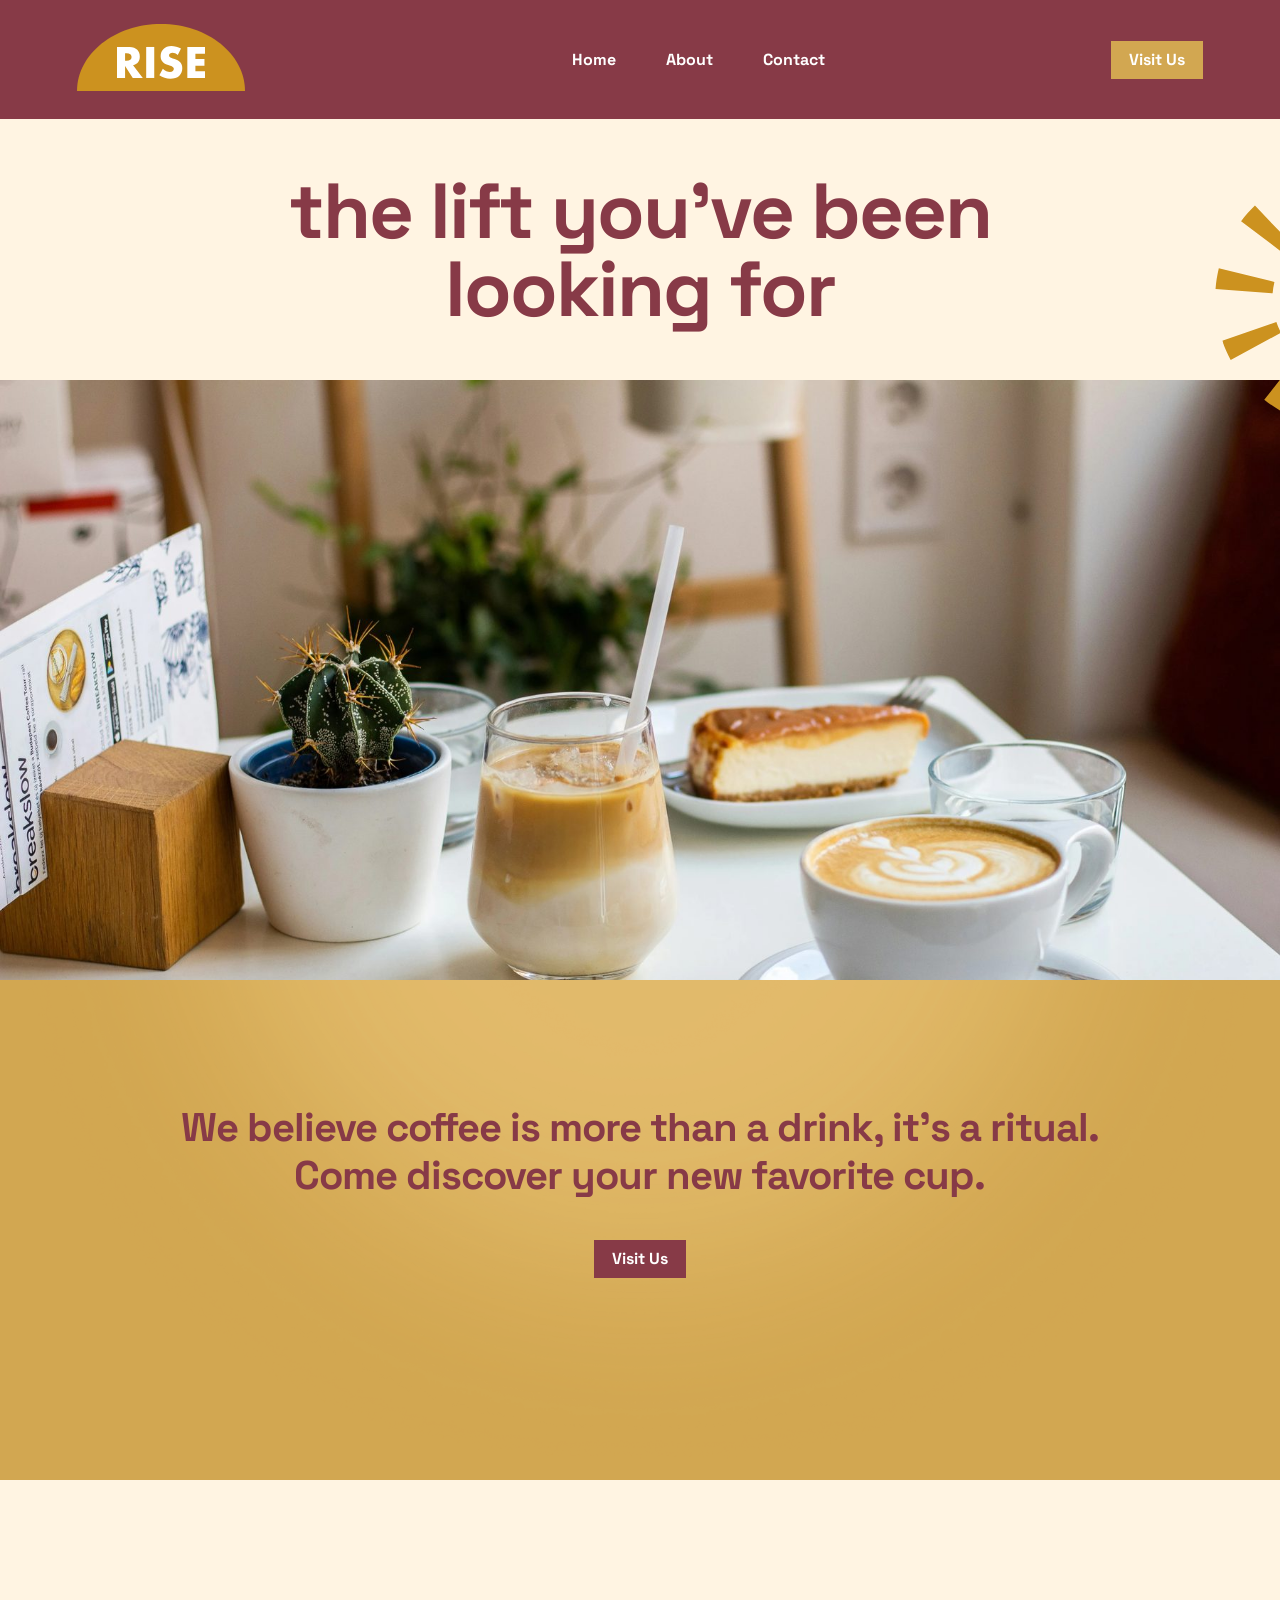
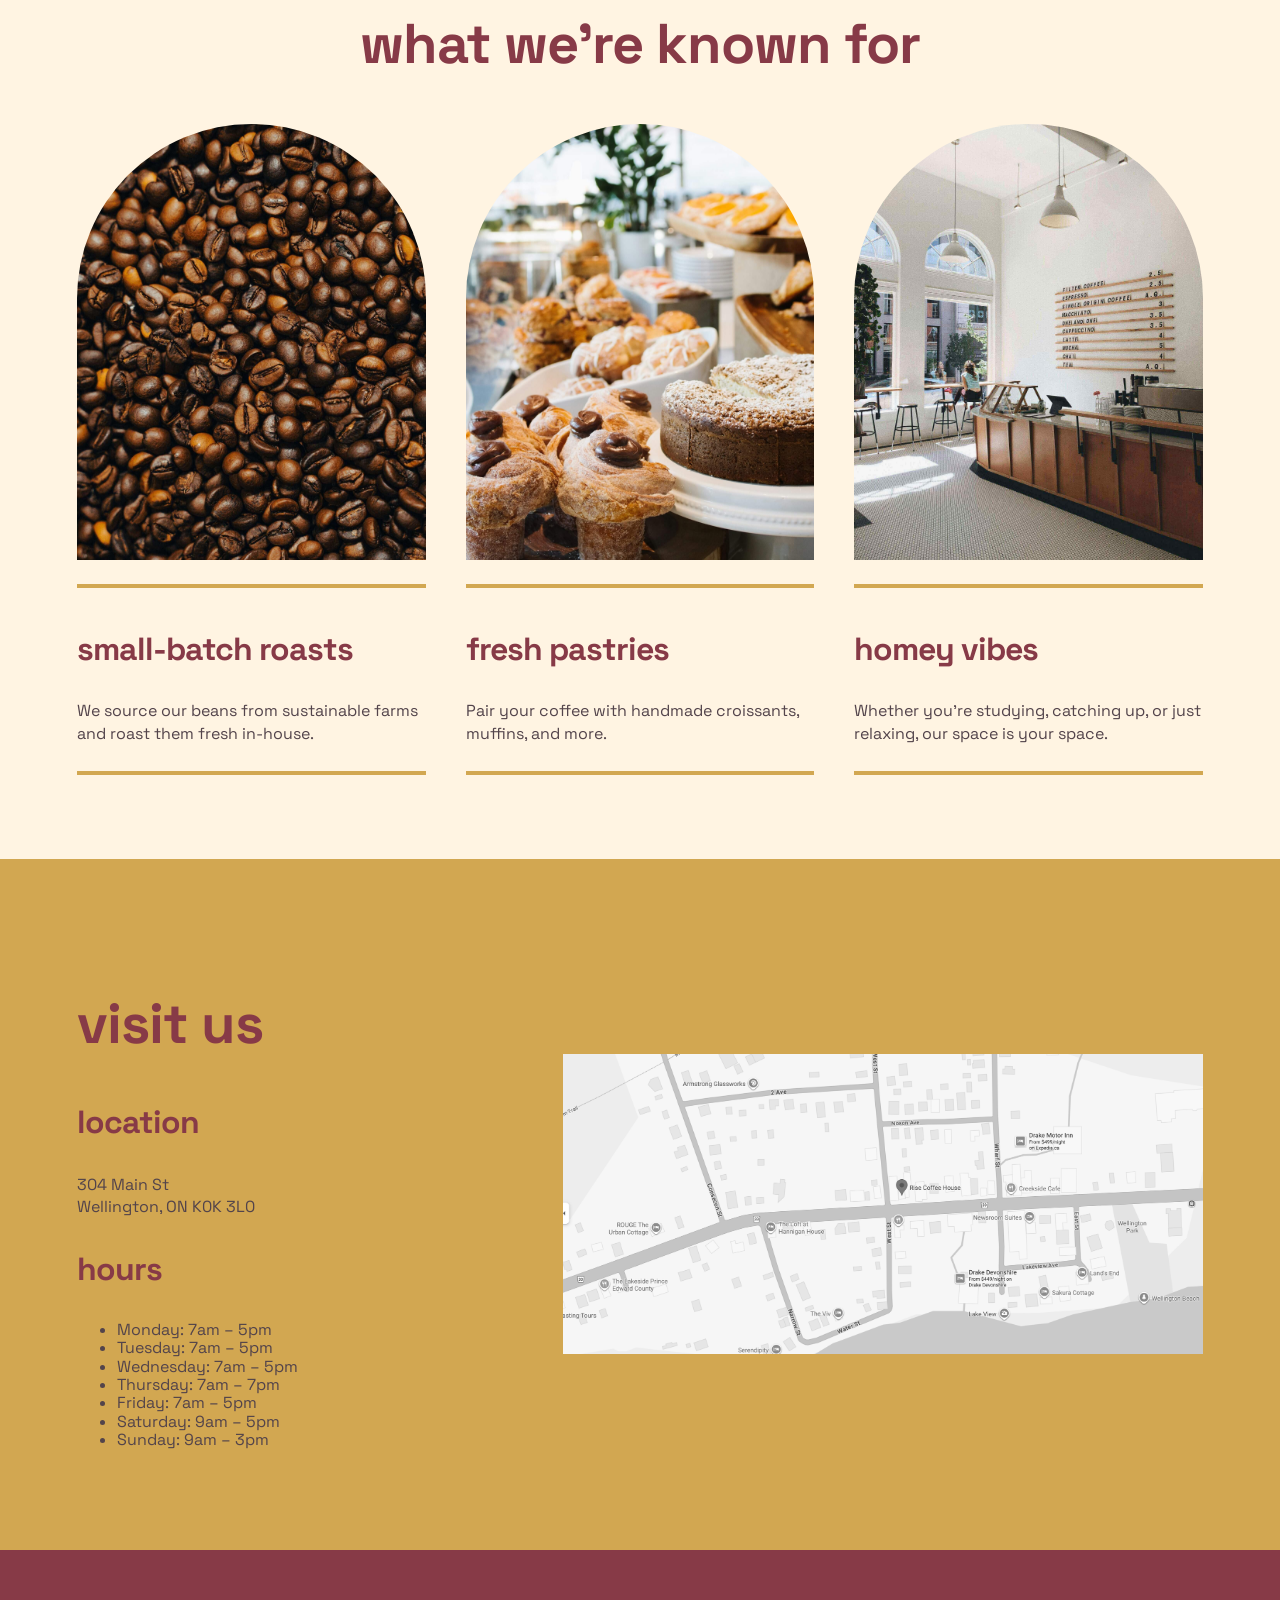
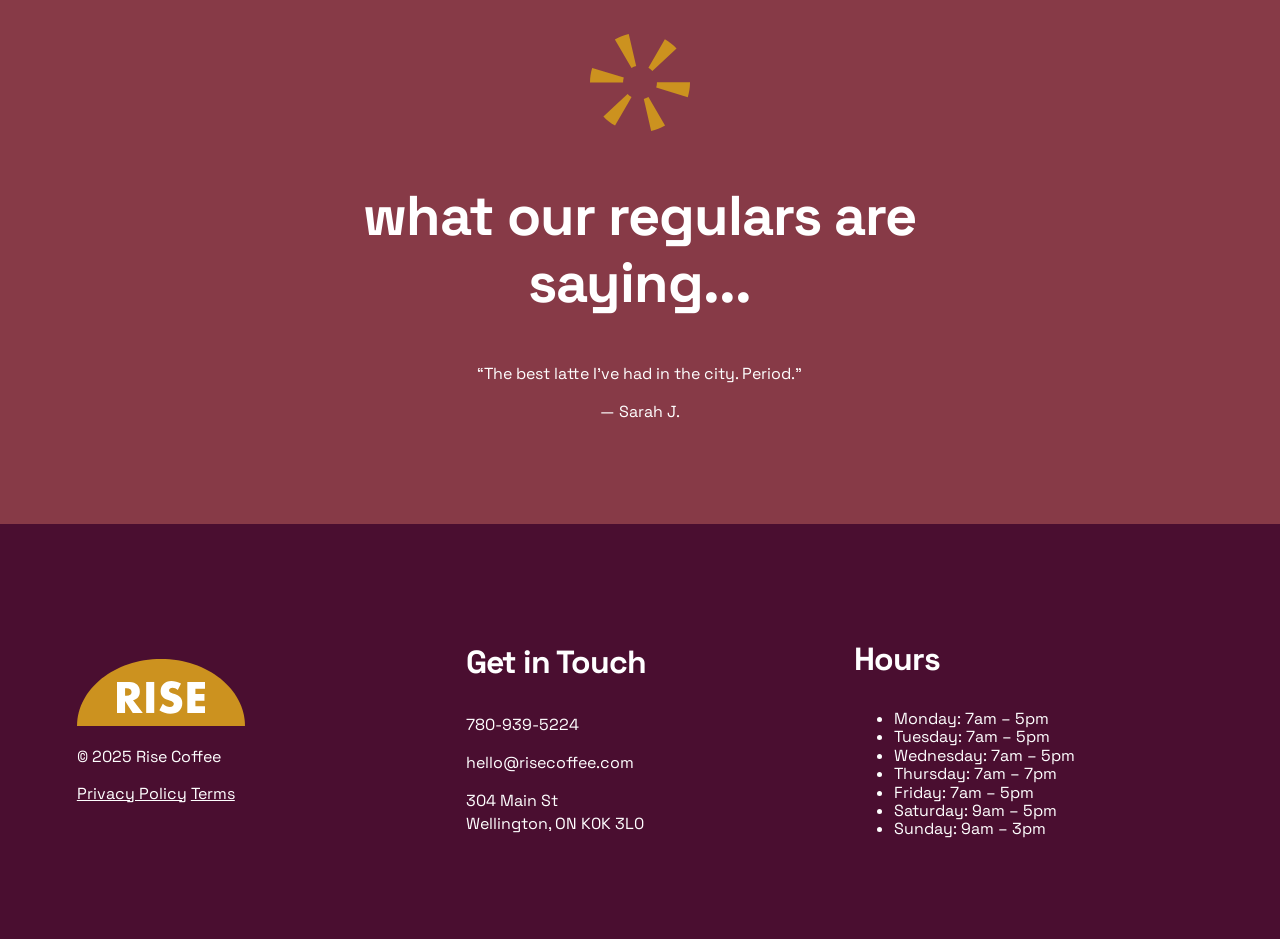
<file: index.html>
<!DOCTYPE html>
<html lang="en">
<head><!-- The head is a container for information ABOUT the page.
           Nothing in here appears on the page. The browser reads it, the visitor never sees it. -->

	<!-- Which character set to use. Leave this out and apostrophes turn into garbage. -->
	<meta charset="utf-8">
	<!-- Tells a phone to use its real width instead of pretending to be a desktop. -->
	<meta name="viewport" content="width=device-width, initial-scale=1">
	<!-- The browser tab text, and what Google shows in search results. Not a heading on the page. -->

	<link rel="icon" href="images/favicon.png">

	<title>Rise Coffee</title>

	<meta name="description" content="A neighbourhood coffee shop on Whyte Avenue. Single origin, roasted here, open from seven.">

	<meta property="og:title" content="Rise Coffee">
	<meta property="og:description" content="A neighbourhood coffee shop on Whyte Avenue.">
	<meta property="og:image" content="https://deki7112.github.io/rise-coffee/images/rise-coffee-1.jpg">
	<meta property="og:url" content="https://deki7112.github.io/rise-coffee/">
	

	<!-- STYLES: normalize first, then layout, then style.
	     General to specific. When two rules clash, the later one wins. -->
	<link rel="stylesheet" href="normalize.css"> <!-- Irons out browser default settings. -->
	<link rel="stylesheet" href="layout.css"> <!-- This controls our structure and layout. -->
	<link rel="stylesheet" href="style.css"> <!-- This is where we style the elements of the page. -->

	<!-- FONTS -->
	<link rel="preconnect" href="https://fonts.googleapis.com">
	<link rel="preconnect" href="https://fonts.gstatic.com" crossorigin>
	<link href="https://fonts.googleapis.com/css2?family=Space+Grotesk:wght@300..700&display=swap" rel="stylesheet">

</head>

<body><!-- The body holds everything the visitor actually SEES. -->

	<!-- HEADER: the strip along the top. It is the same on every page of the site,
	     which is why it lives outside <main>. -->
	<header>
		<!-- LOGO -->
		<a href="index.html"><img src="images/rise-logo.svg" class="logo-width" alt="rise logo"></a>

		<!-- NAVIGATION: a menu is a LIST of related links, so it is marked up as a ul with li inside.
		     CSS takes the bullets off, but underneath it stays a list, because that is what it is. -->
		<nav>
			<ul>
				<li><a class="nav-link" href="index.html">Home</a></li>
				<li><a class="nav-link" href="about.html">About</a></li>
				<li><a class="nav-link" href="contact.html">Contact</a></li>
			</ul>
		</nav>

		<!-- The # in this href jumps to the element with id="visit" further down THIS page,
		     instead of opening a different page. -->
		<a href="index.html#visit" class="button-gold nav-link">Visit Us</a>

		<div class="hamburger">
			<div class="hamburger-bar"></div>
			<div class="hamburger-bar"></div>
			<div class="hamburger-bar"></div>
		</div>

	</header>

	<!-- MAIN: everything between the header and the footer. This is the part that is
	     actually THIS page. One <main> per page. -->
	<main>

		<!-- SECTION: one horizontal band of the page. Look at the mockup: every time the background colour changes, a new section starts. This page has five.

		     From here on, every section has the same four levels:
		         section  →  container  →  row  →  col
		     The section is the band. The container holds the width. The row makes its
		     children sit side by side. The columns are the things sitting side by side. -->

		<!-- HERO SECTION: the first thing a visitor sees.
		     One wide column, centred. 8 out of 12, pushed to the middle by row-justify-center. -->
		<section class="">
			<div class="container-full">

				<div class="row row-justify-center">
					<!-- DIV: a plain box with no meaning. The class is what gives it a job. -->
					<div class="col col-lg-8 col-md-12 col-sm-12 text-center">
						<!-- h1 is the most important heading on the page. Only ever one per page. -->
						<h1>the lift you’ve been looking for</h1>
					</div>
				</div><!-- row ends -->

				<div class="row">
					<div class="col col-lg-12">
						<!-- img has no closing tag. An image is a thing, not a container, so there is nothing to wrap around and nothing to close.						     img-full makes it fill its column. Every image needs alt text. -->
						<div class="hero-img-1">	
							<!-- Remove because we will apply to the div as a background-img<img src="images/rise-coffee-1.jpg" class="img-full" alt="Coffee and pastries on a table">-->
							<img src="images/rise-icon-1.svg" class="hero-icon-1" alt="">

						</div>
					</div>
				</div><!-- row ends -->

			</div><!-- container ends -->
		</section>


		<!-- FAVOURITE CUP SECTION: gold band in the mockup.
		     Same shape as the hero. One wide centred column, this time 10 of 12. -->
		<section class="section-padding background-gold position-relative">
			<img src="images/gradient-1.png" class="gradient-1" alt="">
			<div class="container z-index-2">

				<div class="row row-justify-center">
					<div class="col col-lg-10 col-md-12 col-sm-12 text-center">
						<p class="paragraph-large">We believe coffee is more than a drink, it’s a ritual. Come discover your new favorite cup.</p>
						<a class="button-maroon" href="#visit">Visit Us</a>
					</div>
				</div><!-- row ends -->

			</div><!-- container ends -->
		</section>


		<!-- KNOWN FOR SECTION: the three cards.
		     Look at columns 1, 2 and 3 below. They are the SAME block written three times with different words. Write one, get it right, then copy it.

		     Two rows here: a full-width heading, then three equal columns.
		     Three columns of 4 add up to 12. They always add up to 12. -->
		<section class="section-padding">
			<div class="container">

				<!-- ROW -->
				<div class="row">
					<div class="col col-lg-12">
						<h2 class="text-center">what we’re known for</h2>
					</div>
				</div><!-- row ends -->

				<!-- ROW -->
				<div class="row">

					<!-- COLUMN 1 -->
					<div class="col col-lg-4 col-md-6 col-sm-12">
						<div class="card">
							<div class="card-img-wrap">
								<img src="images/rise-coffee-4.jpg" class="card-img" alt="Roasted coffee beans">
							</div>
							<div class="card-border">
								<h3>small-batch roasts</h3>
								<p>We source our beans from sustainable farms and roast them fresh in-house.</p>
							</div>
						</div>
					</div>

					<!-- COLUMN 2 -->
					<div class="col col-lg-4 col-md-6 col-sm-12">
						<div class="card">
							<div class="card-img-wrap">
								<img src="images/rise-coffee-5.jpg" class="card-img" alt="A tray of fresh pastries">
							</div>
							<div class="card-border">
								<h3>fresh pastries</h3>
								<p>Pair your coffee with handmade croissants, muffins, and more.</p>
							</div>
						</div>
					</div>

					<!-- COLUMN 3 -->
					<div class="col col-lg-4 col-md-6 col-sm-12">
						<div class="card">
							<div class="card-img-wrap">
								<img src="images/rise-coffee-2.jpg" class="card-img" alt="The cafe seating area">
							</div>
							<div class="card-border">
								<h3>homey vibes</h3>
								<p>Whether you’re studying, catching up, or just relaxing, our space is your space.</p>
							</div>
						</div>
					</div>

				</div><!-- row ends -->

			</div><!-- container ends -->
		</section>


		<!-- VISIT US SECTION. The id="visit" is what the Visit Us buttons jump to.
		     An id can only be used once per page. A class can be used as often as you like.

		     Two UNEQUAL columns this time: 5 and 7. Still adds up to 12.
		     row-align-center lines them up vertically in the middle of each other. -->
		<section id="visit" class="section-padding background-gold">
			<div class="container">

				<!-- ROW -->
				<div class="row row-align-center">

					<!-- COLUMN 1: the details -->
					<div class="col col-lg-5 col-md-12 col-sm-12">
						<h2>visit us</h2>

						<h3>location</h3>
						<p>304 Main St<br>Wellington, ON  K0K 3L0</p>

						<!-- Opening hours are a list of related items, so: another ul.
						     Same two tags as the navigation, doing a completely different job. -->
						<h3>hours</h3>
						<ul>
							<li>Monday: 7am – 5pm</li>
							<li>Tuesday: 7am – 5pm</li>
							<li>Wednesday: 7am – 5pm</li>
							<li>Thursday: 7am – 7pm</li>
							<li>Friday: 7am – 5pm</li>
							<li>Saturday: 9am – 5pm</li>
							<li>Sunday: 9am – 3pm</li>
						</ul>
					</div>

					<!-- COLUMN 2: the map -->
					<div class="col col-lg-7 col-md-12 col-sm-12">
						<img src="images/map.png" class="img-full" alt="Map showing the location of Rise Coffee">
					</div>

				</div><!-- row ends -->

			</div><!-- container ends -->
		</section>


		<!-- TESTIMONIALS SECTION: maroon band in the mockup.
		     text-white goes on EACH element that needs it, not on the section.
		     A colour inherited from a parent loses to a rule that targets the element directly, and h2 already has a colour of its own. -->
		<section class="section-padding background-maroon">
			<div class="container">

				<!-- ROW -->
				<div class="row row-justify-center">
					<div class="col col-lg-8 col-md-12 col-sm-12 text-center">
						<!-- Decorative image, so alt is empty. A screen reader skips it. -->
						<img src="images/rise-icon-2.svg" style="width: 100px" alt="">
						<h2 class="text-white">what our regulars are saying...</h2>
						<p class="text-white">“The best latte I’ve had in the city. Period.”</p>
						<p class="text-white">— Sarah J.</p>
					</div>
				</div><!-- row ends -->

			</div><!-- container ends -->
		</section>

	</main>


	<!-- FOOTER: three equal columns. Same shape as the known for section,
	     4 + 4 + 4 = 12. The footer sits outside <main> because it repeats
	     on every page, exactly like the header. -->
	<footer class="background-maroon-dark section-padding">

		<div class="container">
			<div class="row row-align-center">
			
				<div class= "col col-lg-4 col-md-6 col-sm-12">
					
					<a href="index.html">
						<img src="images/rise-logo.svg" class="logo-width" alt="rise-logo">
					</a>

					<p class="text-white">© 2025 Rise Coffee</p>
					<a class="text-white" href="#">Privacy Policy</a>
					<a class="text-white" href="#">Terms</a>
				</div>

			<div class="col col-lg-4 col-md-6 col-sm-12">
				<h3 class="text-white">Get in Touch</h3>
				<p class="text-white">780-939-5224</p>
				<p class="text-white">hello@risecoffee.com</p>
				<p class="text-white">304 Main St<br>Wellington, ON  K0K 3L0</p>
			</div>

			<div class="col col-lg-4 col-md-6 col-sm-12">
				<h3 class="text-white">Hours</h3>
				<ul class="text-white">
					<li>Monday: 7am – 5pm</li>
					<li>Tuesday: 7am – 5pm</li>
					<li>Wednesday: 7am – 5pm</li>
					<li>Thursday: 7am – 7pm</li>
					<li>Friday: 7am – 5pm</li>
					<li>Saturday: 9am – 5pm</li>
					<li>Sunday: 9am – 3pm</li>
  				</ul>
			</div>

		</div>

	</footer>

</body>
</html>
</file>
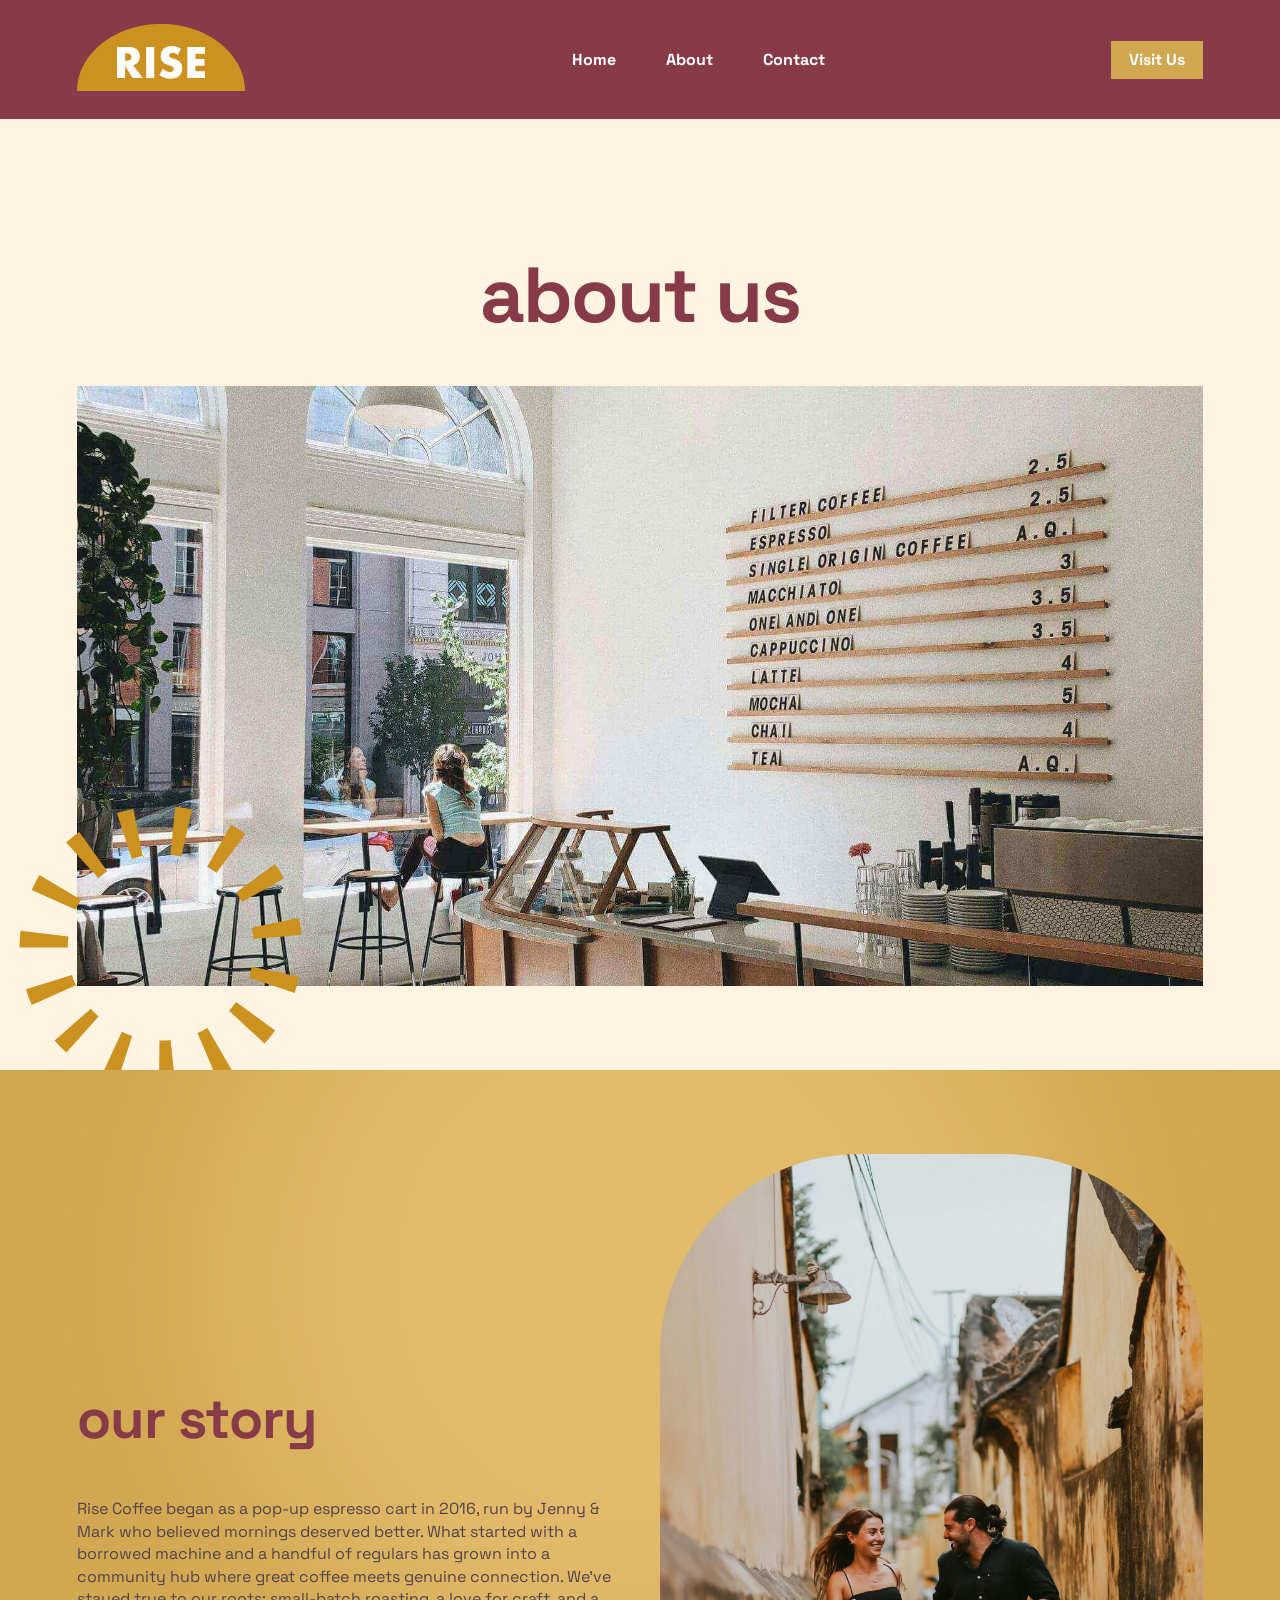
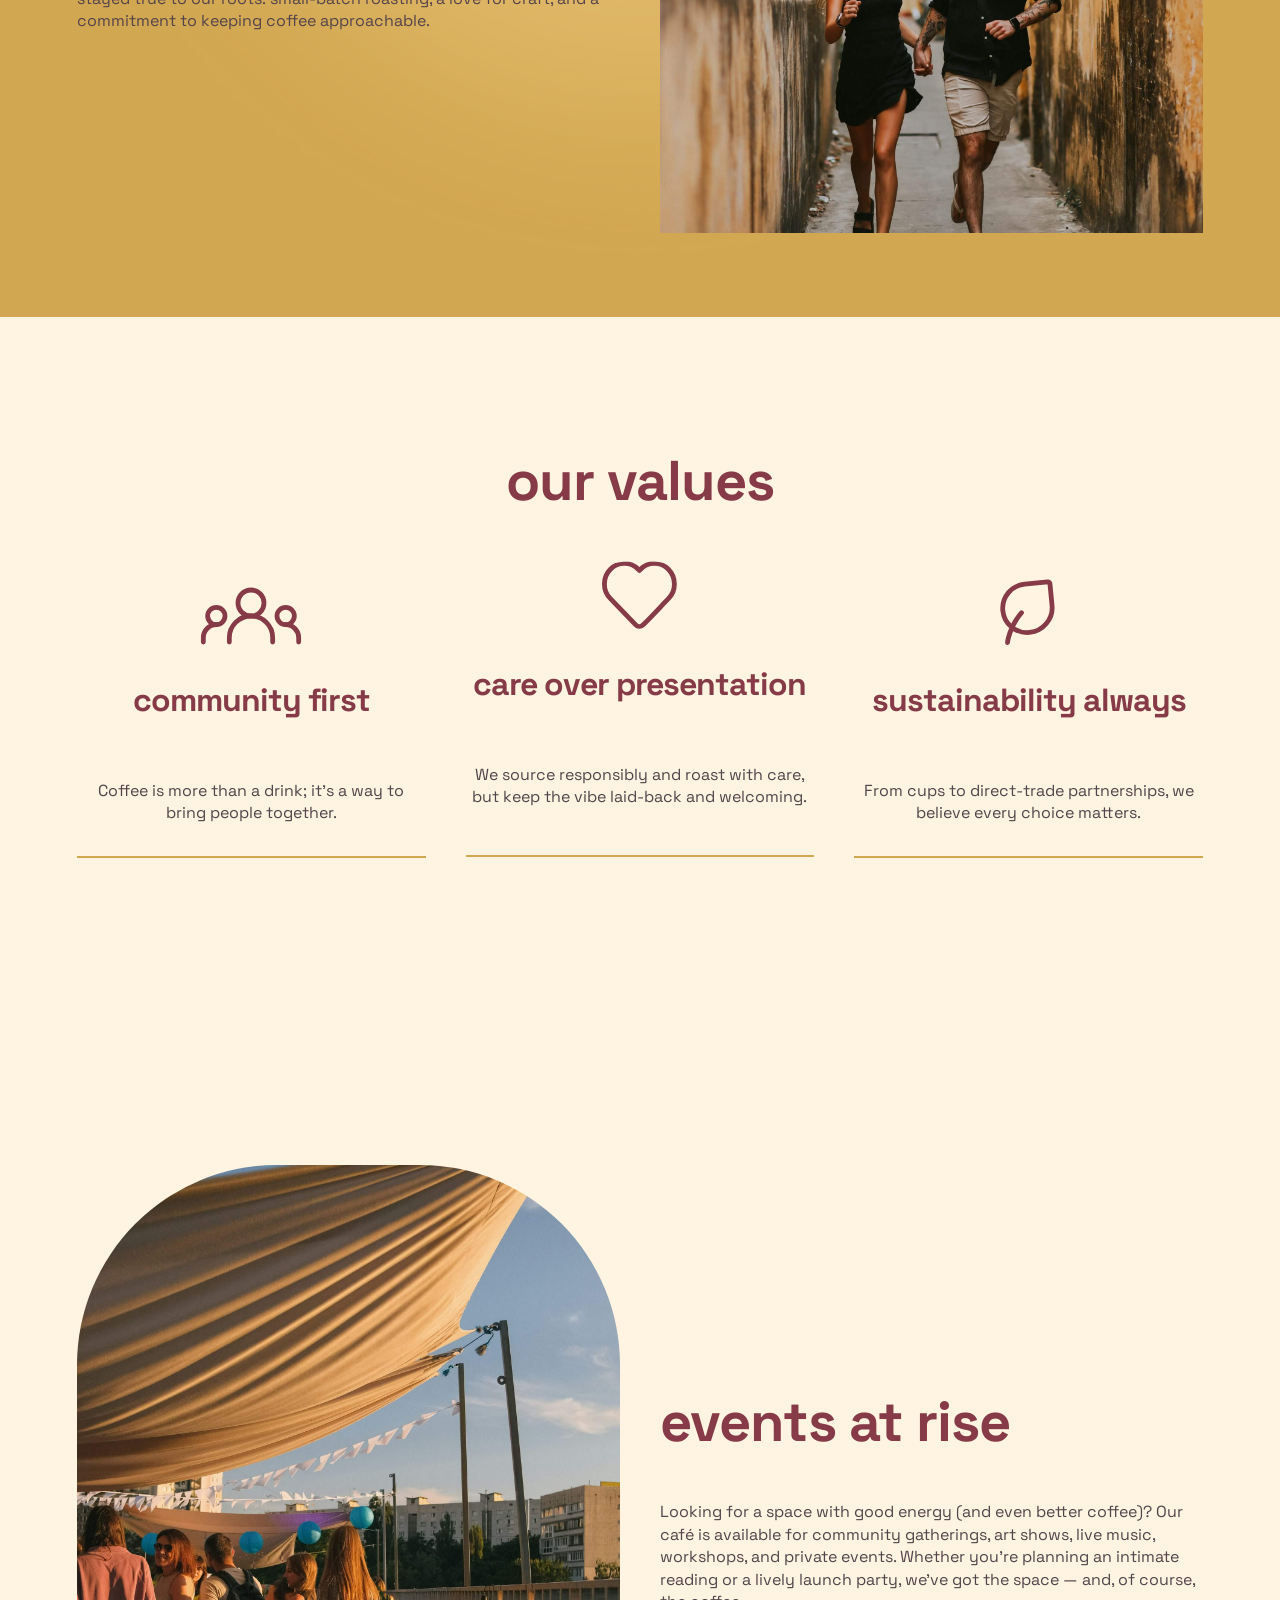
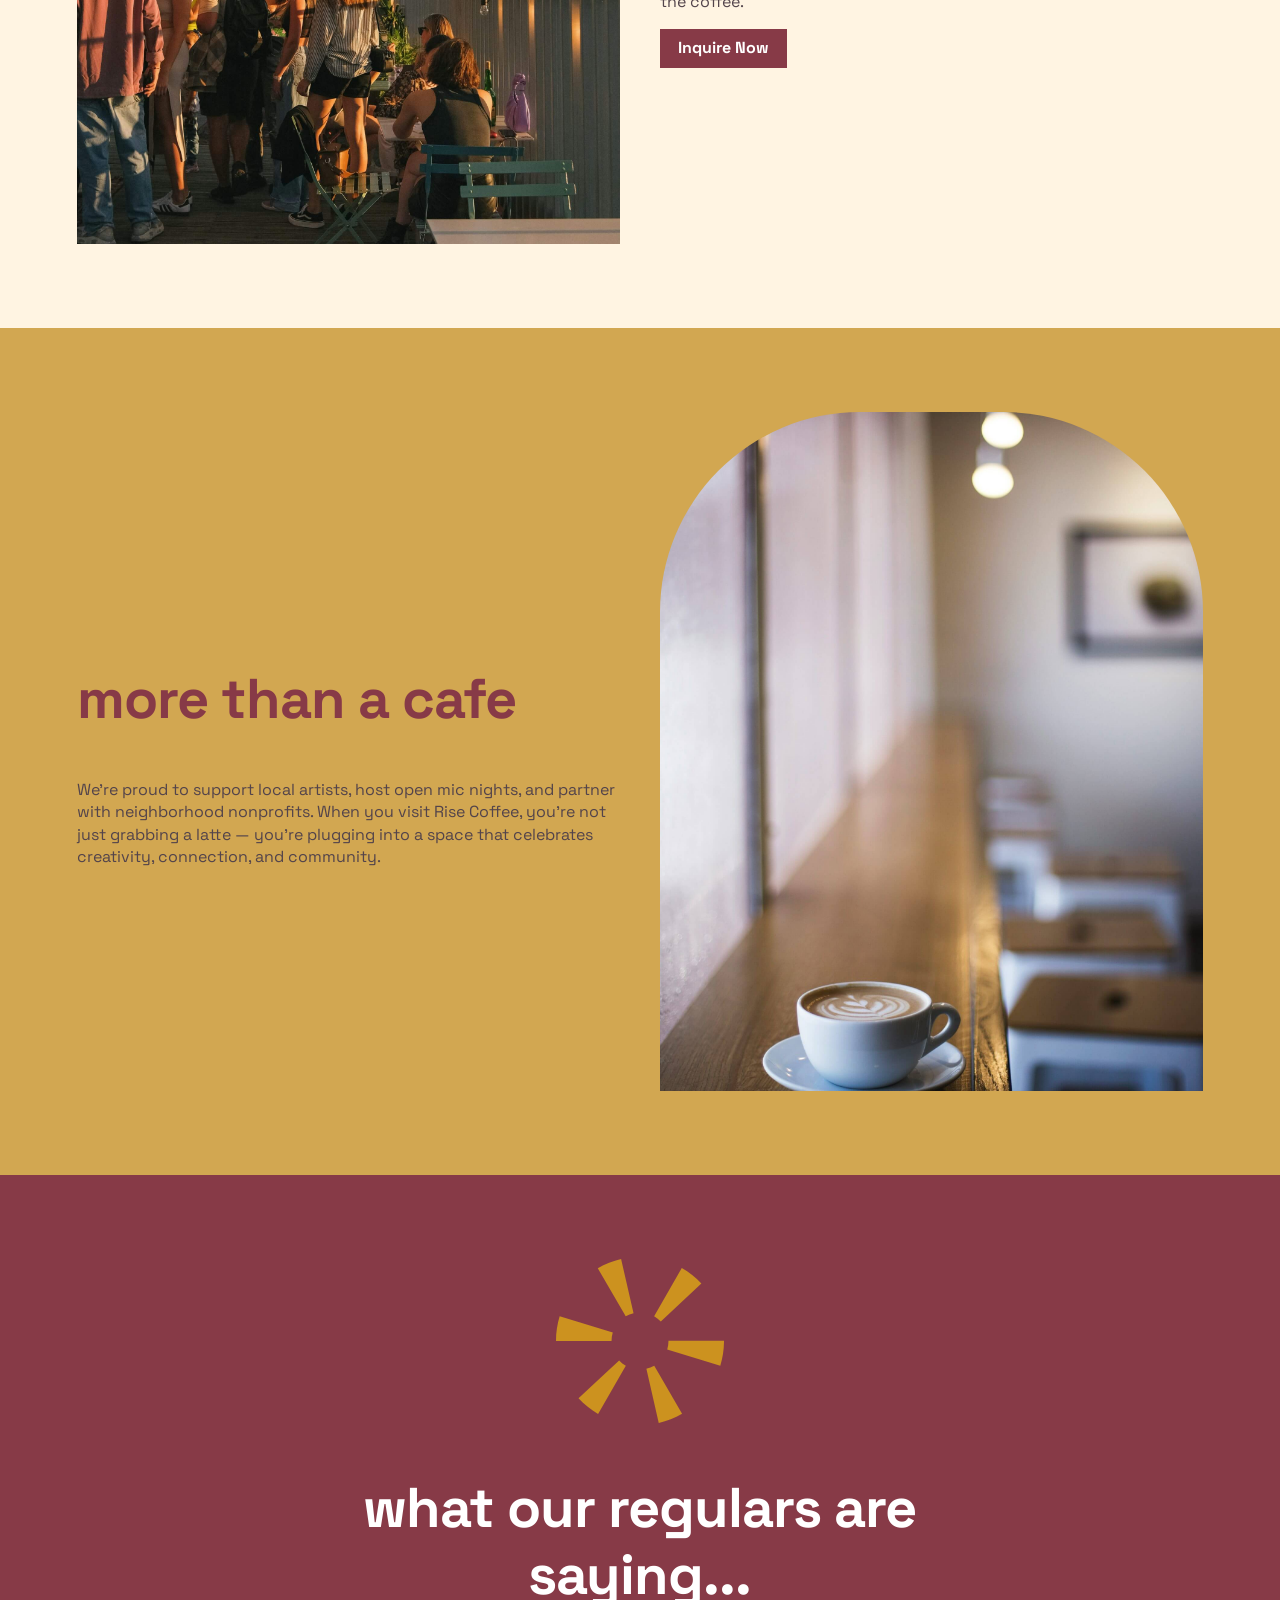
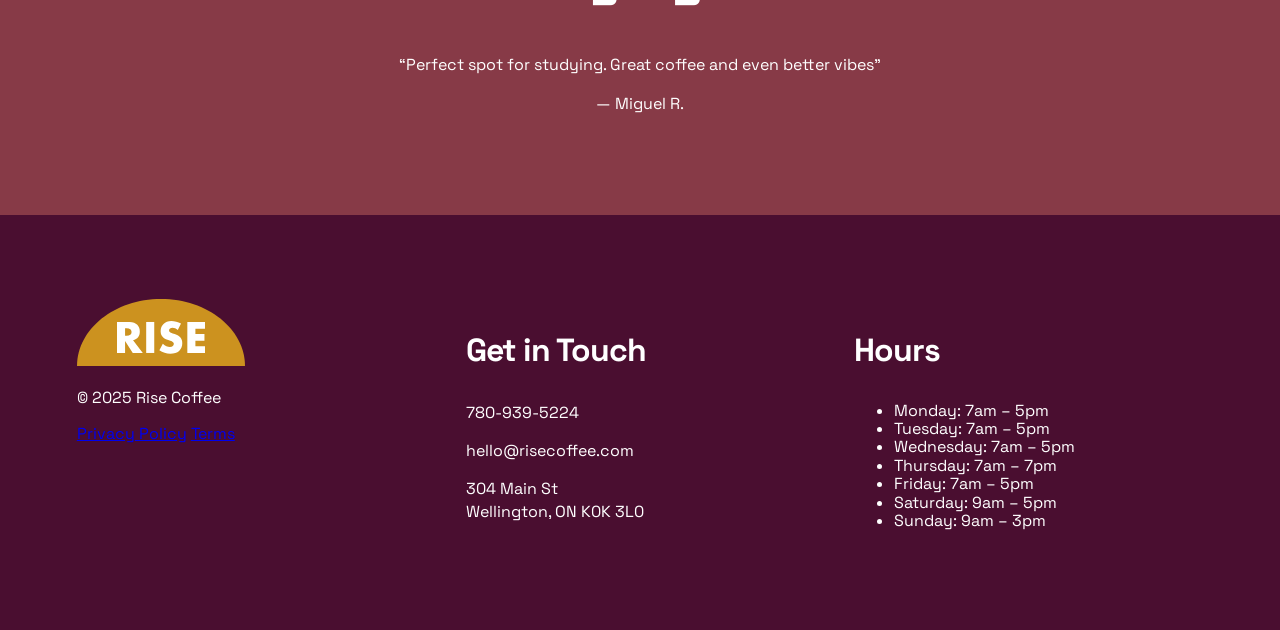
<file: about.html>
<!DOCTYPE html>
<html lang="en">
<head>
	<meta charset="utf-8">
	<meta name="viewport" content="width=device-width, initial-scale=1">

	<link rel="icon" href="images/favicon.png">

	<title>Rise Coffee</title>

	<meta name="description" content="A neighbourhood coffee shop on Whyte Avenue. Single origin, roasted here, open from seven.">

	<meta property="og:title" content="Rise Coffee">
	<meta property="og:description" content="A neighbourhood coffee shop on Whyte Avenue.">
	<meta property="og:image" content="https://deki7112.github.io/rise-coffee/images/rise-coffee-1.jpg">
	<meta property="og:url" content="https://deki7112.github.io/rise-coffee/">

	<link rel="stylesheet" href="normalize.css">
	<link rel="stylesheet" href="layout.css">
	<link rel="stylesheet" href="style.css">

	<link rel="preconnect" href="https://fonts.googleapis.com">
	<link rel="preconnect" href="https://fonts.gstatic.com" crossorigin>
	<link href="https://fonts.googleapis.com/css2?family=Space+Grotesk:wght@300..700&display=swap" rel="stylesheet">

</head>

<body>

	<header>

		<a href="index.html"><img src="images/rise-logo.svg" class="logo-width" alt="rise logo"></a>

			<nav>
			<ul>
				<li><a class="nav-link" href="index.html">Home</a></li>
				<li><a class="nav-link" href="about.html">About</a></li>
				<li><a class="nav-link" href="contact.html">Contact</a></li>
			</ul>
		</nav>

		<!-- The # in this href jumps to the element with id="visit" further down THIS page,
		     instead of opening a different page. -->
		<a href="about.html#visit" class="button-gold nav-link">Visit Us</a>

		<div class="hamburger">
			<div class="hamburger-bar"></div>
			<div class="hamburger-bar"></div>
			<div class="hamburger-bar"></div>
		</div>

</header>

<main>
	<section class="section-padding">
		<div class="container">
			<div class="row row-justify-center">
				<div class="col col-lg-8 col-md-12 col-sm-12 text-center">
					<h1>about us</h1>
				</div>
			</div><!-- row ends -->

		<div class="row">
			<div class="col col-lg-12">
				<div class="hero-img-2">	
					<!-- Remove because we will apply to the div as a background-img<img src="images/rise-coffee-1.jpg" class="img-full" alt="Coffee and pastries on a table">-->
					<img src="images/rise-icon-4.svg" class="hero-icon-2" alt="">
				</div> 
			</div>
		</div>
	</div>

</section>

<section class="section-padding background-gold position-relative">
  <img src="images/gradient-1.png" class="gradient-1" alt="">
	<div class="container z-index-2">
		<div class="row row-align-center"> 
			<div class="col col-lg-6">
				<h2>our story</h2>
					<p>Rise Coffee began as a pop-up espresso cart in 2016, run by Jenny & Mark who believed mornings deserved better. What started with a borrowed machine and a handful of regulars has grown into a community hub where great coffee meets genuine connection. We’ve stayed true to our roots: small-batch roasting, a love for craft, and a commitment to keeping coffee approachable.</p>
				</div>

				<div class="col col-lg-6">
					<div class="card-img-wrap">
					<img src="images/rise-coffee-7.jpg" class="card-img" alt="people-running">
				</div>
			</div>
		</div>	
	</div>

</section>
<section class="section-padding">
	<div class="container">
		<div class="row">
			<div class="col col-lg-12">
		<h2 class="text-center">our values</h2>
	</div>
</div> <!-- row ends -->


<div class="row">	

<!-- COLUMN 1 -->
		<div class="col col-lg-4 col-md-6 col-sm-12 text-center">
			<div class="card">
					<div class="card-img-wrap">
			<img src="images/value-icon-1.svg" alt="people-icon" class="icon-width">
			<h3>community first</h3>
			<div class="card-border-2">
			<p>Coffee is more than a drink; it’s a way to bring people together.</p> 
	</div>
		</div>
			</div>
				</div>		
<!-- COLUMN 2 -->
		<div class="col col-lg-4 col-md-6 col-sm-12 text-center">
			<div class="card">
					<div class="card-img-wrap">
			<img src="images/value-icon-2.svg" alt="heart-icon" class="icon-width">			
			<h3>care over presentation</h3>
			<div class="card-border-2" style="padding-bottom: 30px;">
			<p>We source responsibly and roast with care, but keep the vibe laid-back and welcoming.</p>
		</div>
			</div>
				</div>
					</div>
<!-- COLUMN 3 -->
		<div class="col col-lg-4 col-md-6 col-sm-12 text-center">
			<div class="card">
					<div class="card-img-wrap">
			<img src="images/value-icon-3.svg" alt="leaf-icon" class="icon-width">			
			<h3>sustainability always</h3>
			<div class="card-border-2">
			<p>From cups to direct-trade partnerships, we believe every choice matters.</p>
		</div>
			</div>
				</div>
					</div> <!-- row ends -->
</div> <!-- container ends -->
</section>

	<section class="section-padding">
		<div class="container">
			<div class="row row-align-center">
				<div class="col col-lg-6">
					<div class="card-img-wrap">
					<img class="card-img" src="images/rise-coffee-8.jpg" alt="patio-gathering">
				</div>
			</div>
					<div class="col col-lg-6">
					<h2>events at rise</h2>
					<p>Looking for a space with good energy (and even better coffee)? Our café is available for community gatherings, art shows, live music, workshops, and private events. Whether you’re planning an intimate reading or a lively launch party, we’ve got the space — and, of course, the coffee.</p>
					<a href="#inquire" class="button-maroon">Inquire Now</a>
					</div>
				</div>
			</div>


</section>
<section class=" section-padding background-gold position-relative">
	<div class="container">
		<div class="row row-align-center">
			<div class="col col-lg-6">
				<h2>more than a cafe</h2>
				<p>We’re proud to support local artists, host open mic nights, and partner with neighborhood nonprofits. When you visit Rise Coffee, you’re not just grabbing a latte — you’re plugging into a space that celebrates creativity, connection, and community.</p>	
			</div>
				<div class="col col-lg-6">
					<div class="card-img-wrap">
					<img class="card-img" src="images/rise-coffee-3.jpg" alt="coffee-cup">
				</div>
			</div>	
		</div>
	</div>


</section>
<section id="inquire" class="section-padding background-maroon">
	<div class="container">	

		<div class="row row-justify-center">
				<div class="col col-lg-8 col-md-12 col-sm-12 text-center">
				<img src="images/rise-icon-2.svg" class="logo-width" alt="rise-icon-2">
				<h2 class="text-white">what our regulars are saying...</h2>
				<p class="text-white">“Perfect spot for studying. Great coffee and even better vibes”</p>
				<p class="text-white">— Miguel R.</p>
			</div>
		</div>

   </div>

</section>
</main>
<footer id="visit" class="section-padding background-maroon-dark">
<div class="container">
		<div class="row">

			<div class="col col-lg-4 col-md-6 col-sm-12">
				<a href="index.html"><img src="images/rise-logo.svg" class="logo-width" alt="rise-logo"></a>
				<p class="text-white">© 2025 Rise Coffee</p>
				<a href="#">Privacy Policy</a>
				<a href="#">Terms</a>
			</div>

			<div class="col col-lg-4 col-md-6 col-sm-12">
				<h3 class="text-white">Get in Touch</h3>
				<p class="text-white">780-939-5224</p>
				<p class="text-white">hello@risecoffee.com</p>
				<p class="text-white">304 Main St<br>Wellington, ON  K0K 3L0</p>
			</div>

			<div class="col col-lg-4 col-md-6 col-sm-12">
				<h3 class="text-white">Hours</h3>
				<ul>
					<li class="text-white">Monday: 7am – 5pm</li>
					<li class="text-white">Tuesday: 7am – 5pm</li>
					<li class="text-white">Wednesday: 7am – 5pm</li>
					<li class="text-white">Thursday: 7am – 7pm</li>
					<li class="text-white">Friday: 7am – 5pm</li>
					<li class="text-white">Saturday: 9am – 5pm</li>
					<li class="text-white">Sunday: 9am – 3pm</li>
  				</ul>
			</div>

		</div>  <!-- row ends -->
	</div>     <!-- container ends -->
</footer>
</body>
</html>
</file>
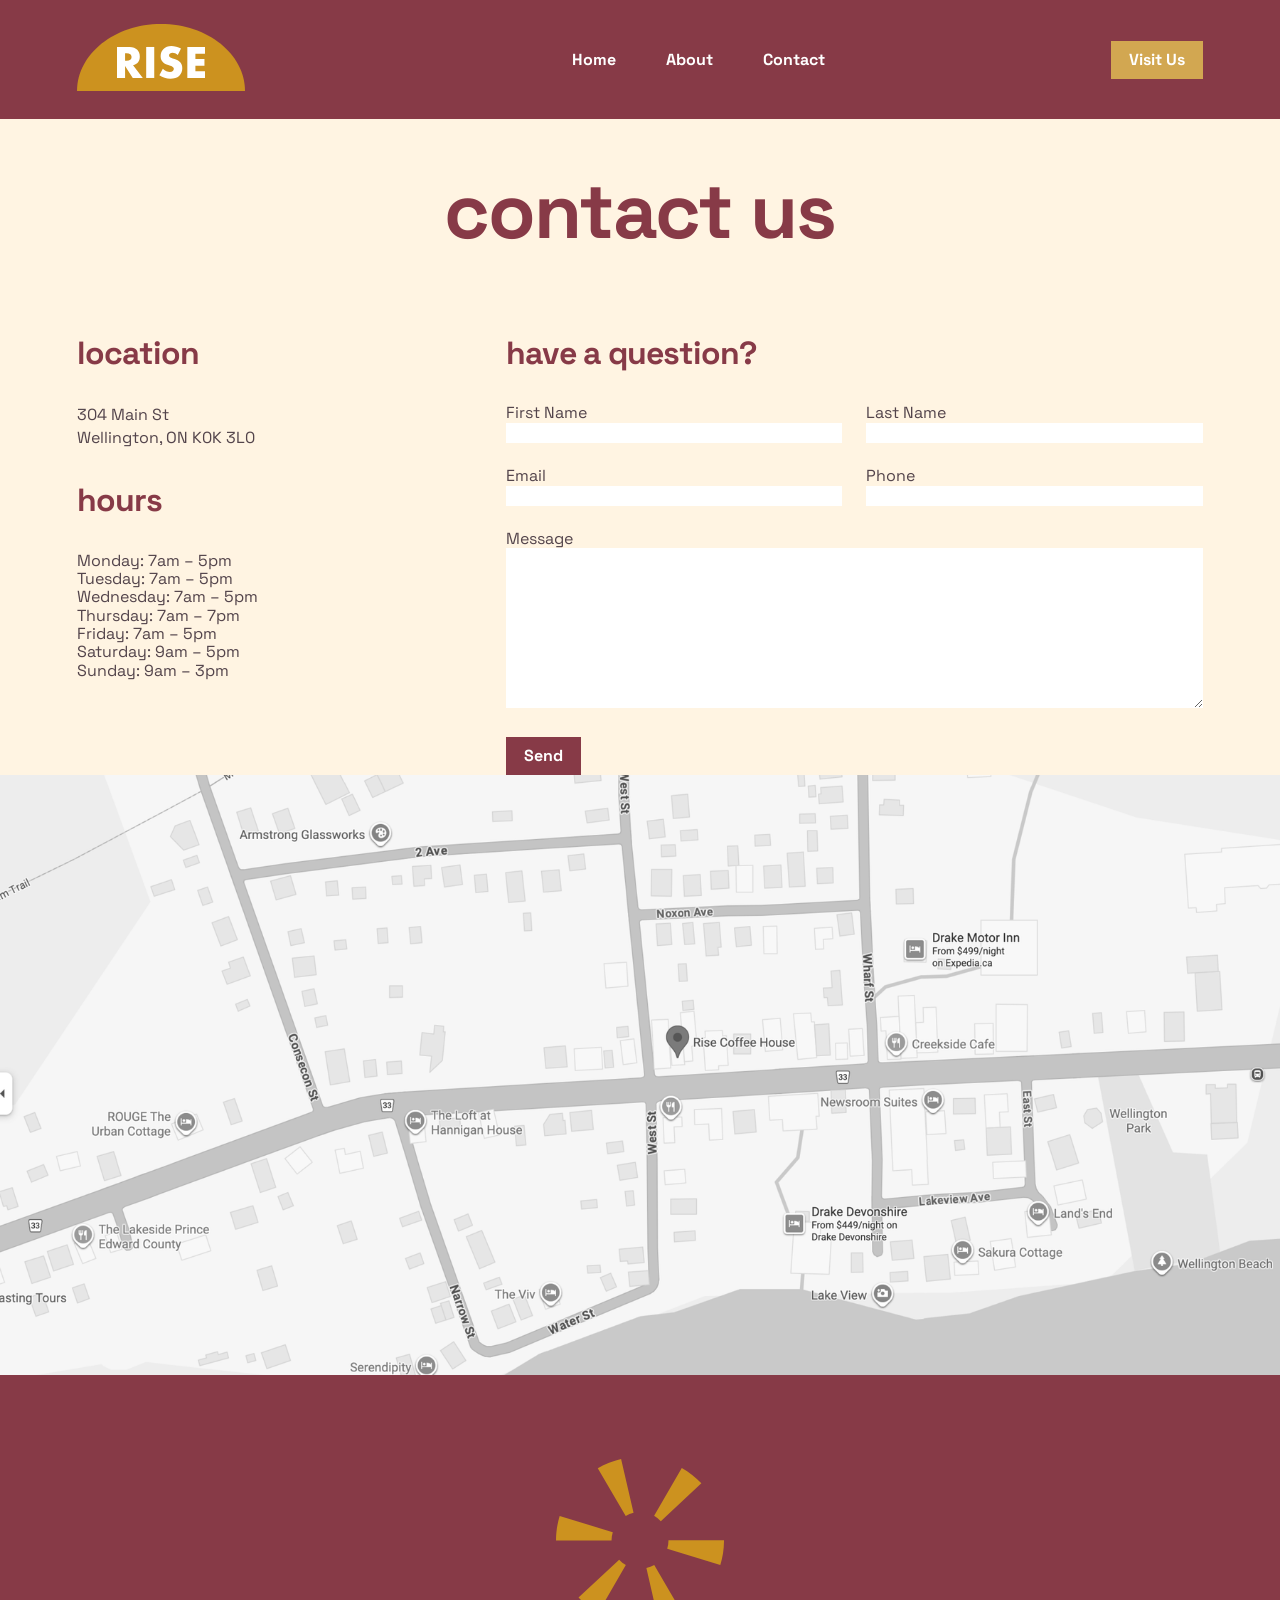
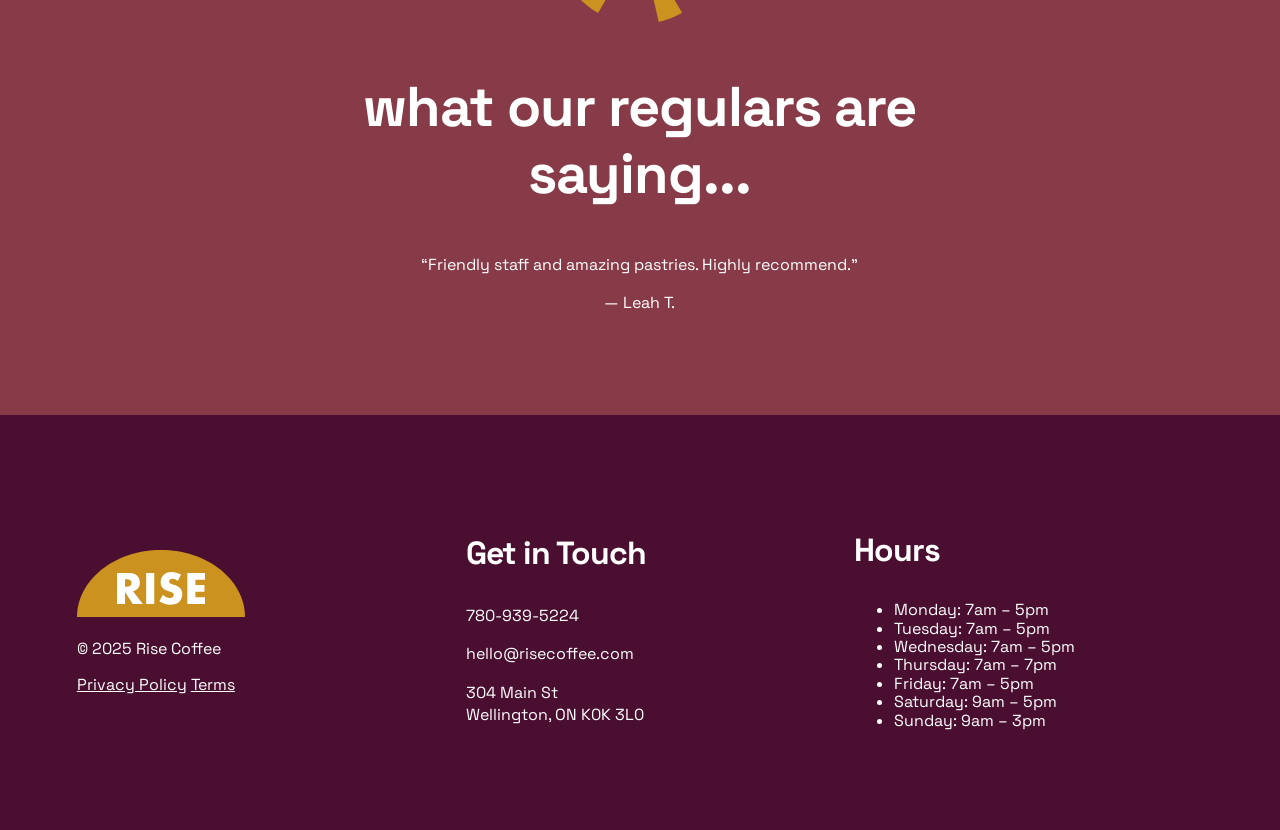
<file: contact.html>
<!DOCTYPE HTML>
<html lang="en">
<head>
	<!-- Page setup and title -->
	<meta charset="utf-8">
	<meta name="viewport" content="width=device-width, initial-scale=1">

	<link rel="icon" href="images/favicon.png">

	<title>Contact | Rise Coffee</title>

	<meta name="description" content="A neighbourhood coffee shop on Whyte Avenue. Single origin, roasted here, open from seven.">

	<meta property="og:title" content="Rise Coffee">
	<meta property="og:description" content="A neighbourhood coffee shop on Whyte Avenue.">
	<meta property="og:image" content="https://deki7112.github.io/rise-coffee/images/rise-coffee-1.jpg">
	<meta property="og:url" content="https://deki7112.github.io/rise-coffee/">


	<!-- CSS files -->
	<link rel="stylesheet" href="normalize.css"> 
	<link rel="stylesheet" href="layout.css"> 
	<link rel="stylesheet" href="style.css"> 

	<!-- Google font -->
	<link rel="preconnect" href="https://fonts.googleapis.com">
	<link rel="preconnect" href="https://fonts.gstatic.com" crossorigin>
	<link href="https://fonts.googleapis.com/css2?family=Space+Grotesk:wght@300..700&display=swap" rel="stylesheet">

</head> <!-- HEADER -->

<body>	
	<header style="background-color: #873A47;">
		<a href="index.html">
			<img src="images/rise-logo.svg" class="logo-width" alt="rise-logo">
		</a>
		
		<nav>
			<ul>
				<li><a class="nav-link" href="index.html">Home</a></li>
				<li><a class="nav-link" href="about.html">About</a></li>
				<li><a class="nav-link" href="contact.html">Contact</a></li>
			</ul>
		</nav>

		<a href="about.html#visit" class="button-gold nav-link">Visit Us</a>

		<div class="hamburger">
			<div class="hamburger-bar"></div>
			<div class="hamburger-bar"></div>
			<div class="hamburger-bar"></div>
		</div>

	</header>


<!--MAIN SECTION--->

	<main>
		<section class="contact-section">
	<div class="container">
		<h1 class="text-center">contact us</h1>

		<div class="contact-layout">
			<div class="contact-details">		

				<h3>location</h3>
				<p>304 Main St<br>
				Wellington, ON  K0K 3L0</p>

			<h3>hours</h3>
			<ul>
				<li>Monday: 7am – 5pm</li>
				<li>Tuesday: 7am – 5pm</li>
				<li>Wednesday: 7am – 5pm</li>
				<li>Thursday: 7am – 7pm</li>
				<li>Friday: 7am – 5pm</li>
				<li>Saturday: 9am – 5pm</li>
				<li>Sunday: 9am – 3pm</li>
			</ul>			
		</div>

		<div class="contact-form-selection">
			<h3>have a question?</h3>

			<form class="contact-form">	

			<div class="field">
				<label for="FirstName">First Name</label>
				<input type="text" id="FirstName" class="input-text">
			</div>

          
			<div class="field">
				<label for="LastName">Last Name</label>
				<input type="text" id="LastName" class="input-text">
			</div>

			<div class="field">
				<label for="Email">Email</label>
				<input type="text" id="Email" class="input-text">
			</div>

			<div class="field">
				<label for="Phone">Phone</label>
				<input type="text" id="Phone" class="input-text">
			</div>

			<div class="field field-wide">
				<label for="Message">Message</label>
				<textarea id="Message" class="input-message"></textarea>
			</div>

			<input type="submit" value="Send" class="button-maroon form-submit">
		</form>

		</div>
	</div>
</div>

	</section>

<section class="contact-map">
	<img src="images/map.png" alt="map showing rise coffee location" class="img-full">
</section>

<section class="section-padding background-maroon">
	<div class="container">	

		<div class="row row-justify-center">
				<div class="col col-lg-8 col-md-12 col-sm-12 text-center">
				<img src="images/rise-icon-2.svg" class="logo-width" alt="rise-icon-2">
				<h2 class="text-white">what our regulars are saying...</h2>
				<p class="text-white">“Friendly staff and amazing pastries. Highly recommend.”</p>
				<p class="text-white">— Leah T.</p>
			</div>
		</div>
	</div>
</div>

</section>
</main>
<!--FOOTER--->

	<footer id="visit" class="background-maroon-dark section-padding">

		<div class="container">
			<div class="row row-align-center">
			
				<div class= "col col-lg-4 col-md-6 col-sm-12">
					
					<a href="index.html">
						<img src="images/rise-logo.svg" class="logo-width" alt="rise-logo">
					</a>

					<p class="text-white">© 2025 Rise Coffee</p>
					<a class="text-white" href="#">Privacy Policy</a>
					<a class="text-white" href="#">Terms</a>
				</div>

			<div class="col col-lg-4 col-md-6 col-sm-12 col-md-6 col-sm-12 col-sm-12">
				<h3 class="text-white">Get in Touch</h3>
				<p class="text-white">780-939-5224</p>
				<p class="text-white">hello@risecoffee.com</p>
				<p class="text-white">304 Main St<br>Wellington, ON  K0K 3L0</p>
			</div>

			<div class="col col-lg-4 col-md-6 col-sm-12 col-md-6 col-sm-12 col-sm-12">
				<h3 class="text-white">Hours</h3>
				<ul class="text-white">
					<li>Monday: 7am – 5pm</li>
					<li>Tuesday: 7am – 5pm</li>
					<li>Wednesday: 7am – 5pm</li>
					<li>Thursday: 7am – 7pm</li>
					<li>Friday: 7am – 5pm</li>
					<li>Saturday: 9am – 5pm</li>
					<li>Sunday: 9am – 3pm</li>
  				</ul>
			</div>

		</div>

	</footer>


</body>
</html>
</file>
<file: layout.css>
/* CONTAINER */

.container {
	display: block;
	width: 88%;
	max-width: 1400px;
	margin: 0 auto;
}

.container-full {
	display: block;
	width: 100%;
	overflow: hidden;
}

/* ROW */

.row {
	display: flex;
	flex-wrap: wrap;
	align-items: stretch;
	margin: 0px -20px;
}

.row-justify-end     { justify-content: flex-end; }
.row-justify-center  { justify-content: center; }
.row-justify-between { justify-content: space-between; }

.row-align-end       { align-items: flex-end; }
.row-align-center    { align-items: center; }

/* COLUMNS */

.col {
	flex-grow: 1;
	flex-shrink: 1;
	flex-basis: 0%;
	padding: 0px 20px;
}

.col-lg-1  { max-width: 8.33%; }
.col-lg-2  { max-width: 16.67%; }
.col-lg-3  { max-width: 25%; }
.col-lg-4  { max-width: 33.33%; }
.col-lg-5  { max-width: 41.67%; }
.col-lg-6  { max-width: 50%; }
.col-lg-7  { max-width: 58.33%; }
.col-lg-8  { max-width: 66.67%; }
.col-lg-9  { max-width: 75%; }
.col-lg-10 { max-width: 83.33%; }
.col-lg-11 { max-width: 91.67%; }
.col-lg-12 { max-width: 100%; }

/* UTILITIES */

.section-padding { padding: 84px 0px; }
.text-center     { text-align: center; }
.text-right      { text-align: right; }
.img-full        { display: block; width: 100%; }

/* ============================================
   TABLET   481 to 768
   ============================================ */

@media screen and (max-width: 768px) and (min-width: 481px) {

	.col-md-1  { flex-basis: 8.33%;   max-width: 8.33%; }
	.col-md-2  { flex-basis: 16.67%;  max-width: 16.67%; }
	.col-md-3  { flex-basis: 25.00%;  max-width: 25.00%; }
	.col-md-4  { flex-basis: 33.33%;  max-width: 33.33%; }
	.col-md-5  { flex-basis: 41.67%;  max-width: 41.67%; }
	.col-md-6  { flex-basis: 50.00%;  max-width: 50.00%; }
	.col-md-7  { flex-basis: 58.33%;  max-width: 58.33%; }
	.col-md-8  { flex-basis: 66.67%;  max-width: 66.67%; }
	.col-md-9  { flex-basis: 75.00%;  max-width: 75.00%; }
	.col-md-10 { flex-basis: 83.33%;  max-width: 83.33%; }
	.col-md-11 { flex-basis: 91.67%;  max-width: 91.67%; }
	.col-md-12 { flex-basis: 100%;    max-width: 100%; }

}

/* ============================================
   SMARTPHONE   480 and below
   Written after the tablet block, so it wins.
   ============================================ */

@media screen and (max-width: 480px) {

	.col-sm-1  { flex-basis: 8.33%;   max-width: 8.33%; }
	.col-sm-2  { flex-basis: 16.67%;  max-width: 16.67%; }
	.col-sm-3  { flex-basis: 25.00%;  max-width: 25.00%; }
	.col-sm-4  { flex-basis: 33.33%;  max-width: 33.33%; }
	.col-sm-5  { flex-basis: 41.67%;  max-width: 41.67%; }
	.col-sm-6  { flex-basis: 50.00%;  max-width: 50.00%; }
	.col-sm-7  { flex-basis: 58.33%;  max-width: 58.33%; }
	.col-sm-8  { flex-basis: 66.67%;  max-width: 66.67%; }
	.col-sm-9  { flex-basis: 75.00%;  max-width: 75.00%; }
	.col-sm-10 { flex-basis: 83.33%;  max-width: 83.33%; }
	.col-sm-11 { flex-basis: 91.67%;  max-width: 91.67%; }
	.col-sm-12 { flex-basis: 100%;    max-width: 100%; }

}
</file>
<file: style.css>
/*GLOBAL STYLES */
html {box-sizing:border-box; }
*,*:before, *:after { box-sizing: inherit; } 

body { 
  font-family: "Space grotesk", sans-serif; 
  color: #53444B;
background-color:#FFF4E2;
}

header { 
  background-color: #873A47;
  padding: 24px 6%;
  display: flex;
  align-items: center;
  justify-content: space-between;
  position: sticky;
  top: 0;
  z-index: 10;
 }

.logo-width {width: 168px}
.icon-width {width: 85px
height: 60px;
object-fit: contain;}

/* BACKGROUNDS */

.background-gold { background-color: #D2A751 }
.background-maroon { background-color: #873A47 }
.text-white {color: white}
.background-maroon-dark{ background-color: #4A0E30 }


/* FONTS */

h1 {
  font-size: 78px; 
  line-height:100%; 
  font-weight:700; 
  letter-spacing: -2px; 
  color: #873A47
}
h2 {
  font-size: 56px; 
  line-height:120%; 
  font-weight:700; 
  letter-spacing: -1px; 
  color: #873A47
}
h3 {
  font-size: 32px; 
  line-height:120%; 
  font-weight:700; 
  letter-spacing: -1px; 
  color: #873A47
}
p{
  font-size: 16px; 
  line-height:140%;   
  font-weight:400; 
  color: #53444B;
 
}

nav li { list-style:none; padding-left:0; } /* this is targeting the lsit items in the navigation */
nav ul { display:flex; 
  justify-content: center; 
  gap: 50px; 
}
.nav-link { color: #ffffff; text-decoration: none; font-weight:bold; }


.hamburger { 
display: none;
width:32px;
height:24px;
flex-direction: column;
justify-content: space-between;
 }

.hamburger-bar {
  width: 100%;
  height: 4px;
  background-color: #ffffff;
  border-radius: 2px;
}


.paragraph-large { 
  font-size: 40px; 
  line-height:120%; 
  font-weight:700; 
  letter-spacing: -1px; 
  color: #873A47
}


/* BUTTONS */

.button-gold {
display: inline-block;
color: white;
padding: 10px 18px;
background-color: #D2A751;
text-decoration: none;
font-weight: bold;
}

.button-gold:hover {
  background-color: #E6C27A;
}


.button-maroon {
display: inline-block;
color: white;
padding: 10px 18px;
background-color: #873A47;
text-decoration: none;
font-weight: bold;
}

.button-maroon:hover {
  background-color: #4A0E30;
}

/* IMAGES */

.card-img-wrap {
  width:100%;
  aspect-ratio: 4/5;
  border-radius: 200px 200px 0px 0px;
  overflow: hidden;
}

.card-img {
  display: block;
  width: 100%;
  height: 100%;
  object-fit: cover;
}


.hero-img-1{
  position:relative;
  background-image: url(images/rise-coffee-1.jpg);
  background-size: cover;
  background-repeat: no-repeat;
  height: 600px;
}

.hero-icon-1{
  position:absolute;
  width:20%;
  top: -35%;
  right: -15%;
  transform:rotate(-12deg);
}


.hero-img-2{
  position: relative;
  background-image: url(images/rise-coffee-2.jpg);
  background-size: cover;
  background-repeat: no-repeat;
  background-position: center;
  height: 600px;
}

.hero-icon-2 {
  position: absolute;
  width: 25%;
  top: 70%;
  right: 80%;
  transform: rotate(-12deg);
}

.hero-img-3{
  position:relative;
  background-image: url(images/map.png);
  background-size: cover;
  background-repeat: no-repeat;
  height: 600px;
}


.gradient-1{
  width: 100%;
  position: absolute;
  bottom: 0;
  left: 0;
  z-index: 1;
}

.gradient-story, .gradient-cafe {
  position: absolute;
  top: 15%;
  left: -10%;
  width: 60%;
  z-index: 1;
}


.z-index-2{ 
  position: relative;
  z-index: 2;
 }

 .position-relative {
  position: relative;
  overflow: hidden;
  min-height: 500px;
 }


/* GENERAL */

.card {
  display:flex;
  Flex-direction: column;
  height: 100%;
  gap: 24px;
}


.card-border {
  border-top: solid 4px #D2A751;
  border-bottom: solid 4px #D2A751;
  padding:10px 0;;
  flex-grow: 1;
}

.card-border-2 {
  border-bottom: solid 2px #D2A751;
  padding:12px 0 15px;
  min-height: 75px;
}




/*  Contact FORM  */

.contact-form {
  display: grid;
  grid-template-columns: 1fr 1fr;
  gap:24px;
}

.input-text, .input-message{
  width:100%;
  border: none;
  background-color: white;
}

.input-message {
  height: 160px;
}


.field-wide{
  grid-column:span 2;
}

.form-submit{
  grid-column:1/3;
  justify-self:start;
  border: none;
}


/* Contact Page */

.contct-section {
  padding: 50px 0;
}

.contct-section h2 {
  margin-bottom: 60px;
}

.contact-layout {
  display: grid;
  grid-template-columns: 1fr 2fr;
  gap: 80px;
  align-items: start;
}

.contact-details ul {
  list-style: none;
  padding: 0;
}



@media screen and (max-width: 768px) and (min-width: 481px) {
  h1 {font-size: 56px;}
  h2 {font-size:40px;}
  h3 {font-size: 24px;}
  .paragraph-large {font-size: 30px;}
  .section-padding {padding: 56px 0;}
  nav { display:none; }
  .nav-link { display:none; }
  .hamburger { display:flex; }
}

@media screen and (max-width: 480px) {
  h1 {font-size: 40px;}
  h2 {font-size: 32px;}
  h3 {font-size: 24px;}
  paragraph-large {font-size: 24px;}
  section-padding {padding: 40px 0;}
  header { padding:16px 6% }
  .logo-width { width: 104px }
  nav {display: none;}
  .nav-link {display: none;}
  .hamburger { display: flex;}

  .contact-form { grid-template-columns: 1fr; }
  .field-wide { grid-column: 1/2; }
  .form-submit { grid-column:1/2; }
}
</file>
